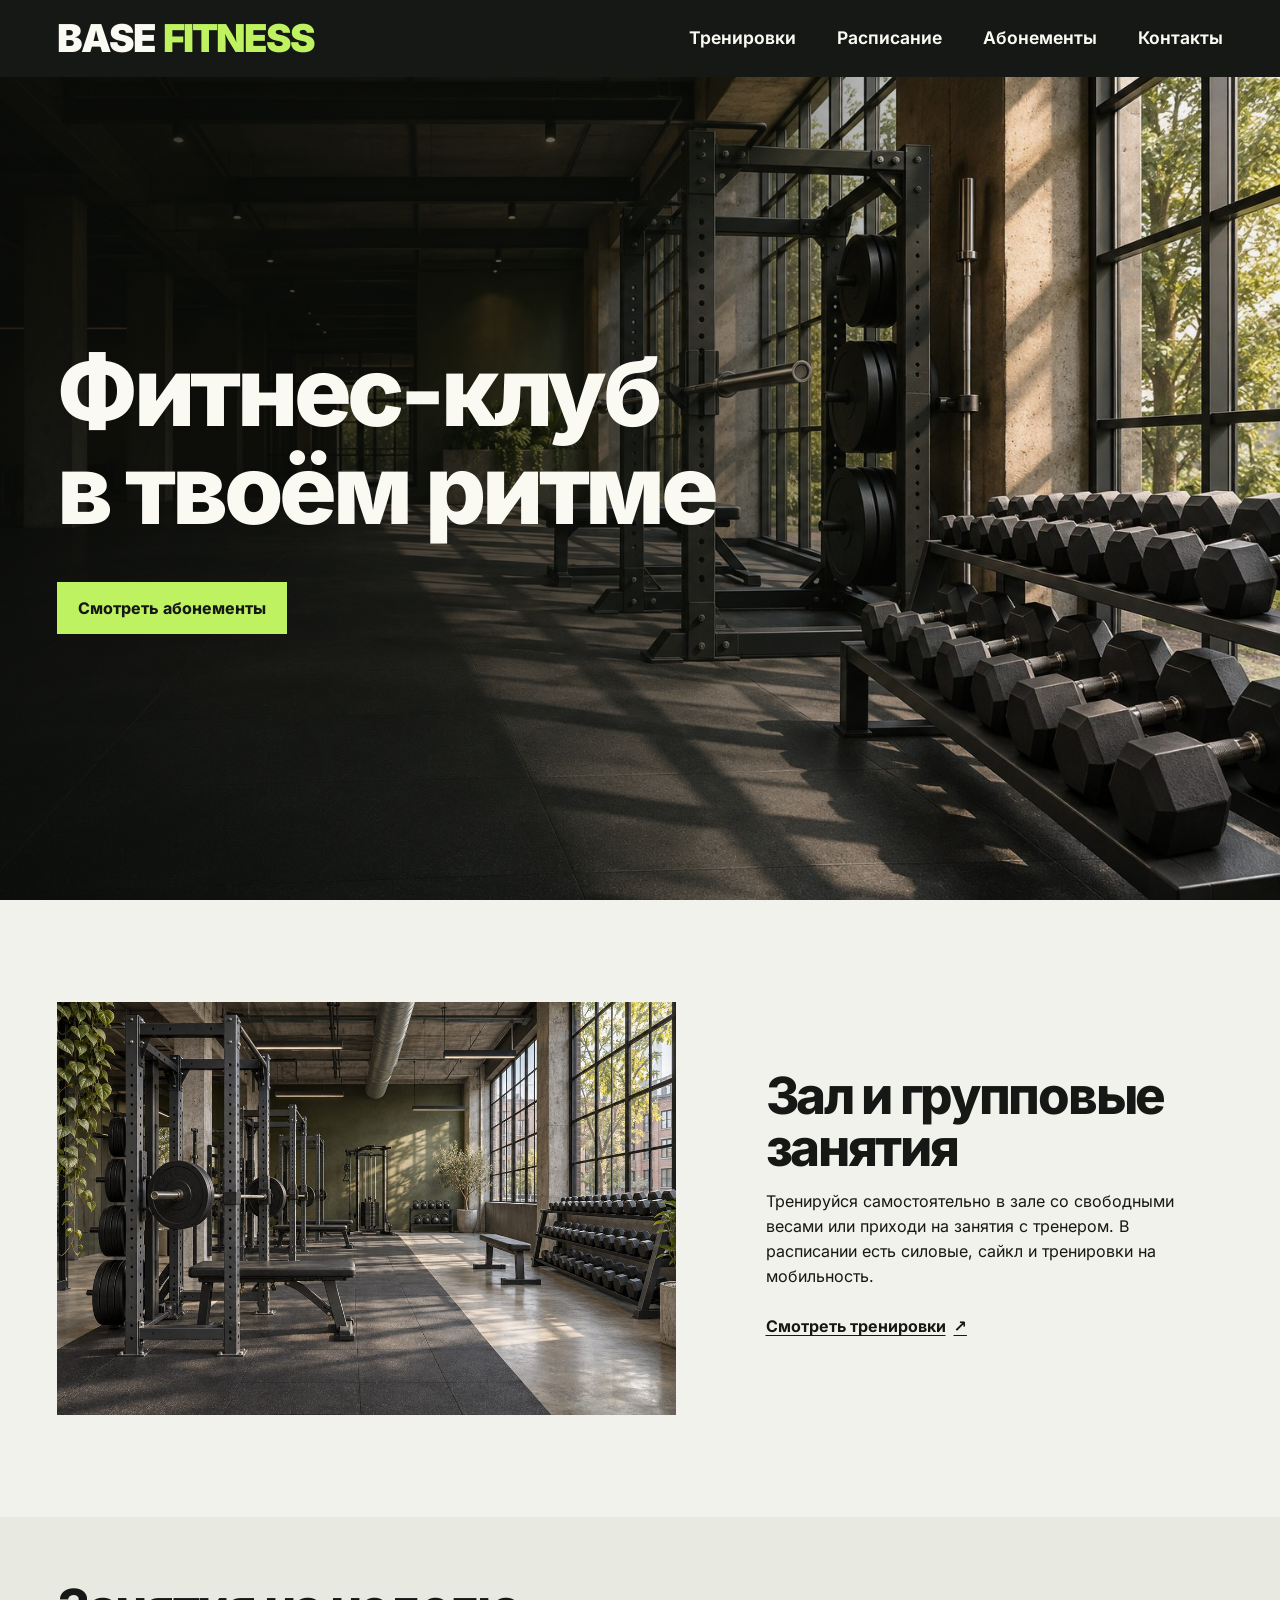
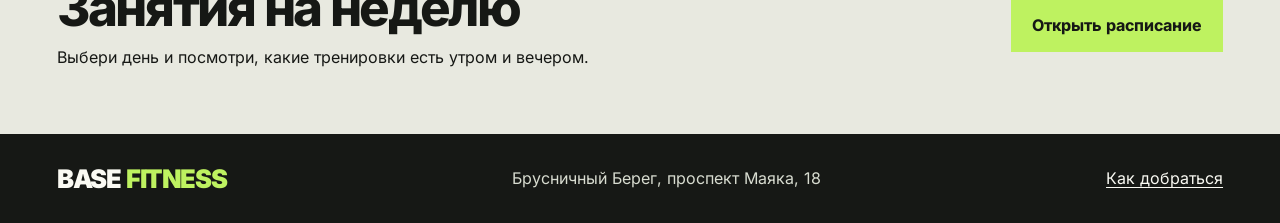
<file: index.html>
<!doctype html>
<html lang="ru">
<head>
  <meta charset="utf-8">
  <meta name="viewport" content="width=device-width, initial-scale=1">
  <title>Base Fitness — фитнес-клуб в твоём ритме</title>
  <meta name="description" content="Тренажёрный зал, кардио и групповые занятия в Base Fitness. Расписание, цены и условия абонементов.">
  <meta name="theme-color" content="#161815">
  <meta property="og:title" content="Base Fitness — фитнес-клуб в твоём ритме">
  <meta property="og:description" content="Тренажёрный зал, кардио и групповые занятия в Base Fitness. Расписание, цены и условия абонементов.">
  <meta property="og:type" content="website">
  <link rel="icon" href="assets/icon.png" type="image/png">
  <link rel="stylesheet" href="style.css">
  <script src="site.js" defer></script>

</head>
<body>
  <a class="skip" href="#main">К содержанию</a>
  <header class="site-header">
    <div class="wrap masthead">
      <a class="brand" href="index.html">BASE <span>FITNESS</span></a>
      <button class="nav-toggle" type="button" aria-controls="site-nav" aria-expanded="false" hidden>Меню</button>
      <nav id="site-nav" aria-label="Основная навигация">
        <a href="workouts.html">Тренировки</a>
        <a href="schedule.html">Расписание</a>
        <a href="memberships.html">Абонементы</a>
        <a href="contacts.html">Контакты</a>
      </nav>
    </div>
  </header>
  <main id="main" tabindex="-1">
    <section class="home-hero" aria-labelledby="hero-title" data-enter>
      <img src="assets/hero.jpg" width="1536" height="1024" alt="" fetchpriority="high">
      <div class="hero-shade"></div>
      <div class="wrap hero-copy">
        <h1 id="hero-title">Фитнес-клуб<br>в твоём ритме</h1>
        <a class="button" href="memberships.html">Смотреть абонементы</a>
      </div>
    </section>

    <section class="wrap home-intro" aria-labelledby="club-title">
      <img src="assets/gym.jpg" width="1200" height="800" alt="Тренажёрный зал со стойками, свободными весами и большими окнами" loading="lazy">
      <div class="intro-copy">
        <h2 id="club-title">Зал и групповые занятия</h2>
        <p>Тренируйся самостоятельно в зале со свободными весами или приходи на занятия с тренером. В расписании есть силовые, сайкл и тренировки на мобильность.</p>
        <a class="text-link" href="workouts.html">Смотреть тренировки <span aria-hidden="true">↗</span></a>
      </div>
    </section>

    <section class="home-strip" aria-labelledby="today-title">
      <div class="wrap callout">
        <div>
          <h2 id="today-title">Занятия на неделю</h2>
          <p>Выбери день и посмотри, какие тренировки есть утром и вечером.</p>
        </div>
        <a class="button" href="schedule.html">Открыть расписание</a>
      </div>
    </section>
  </main>
  <footer class="site-footer">
    <div class="wrap footer-grid">
      <a class="brand" href="index.html">BASE <span>FITNESS</span></a>
      <p>Брусничный Берег, проспект Маяка, 18</p>
      <a href="contacts.html">Как добраться</a>

    </div>
  </footer>
</body>
</html>
</file>
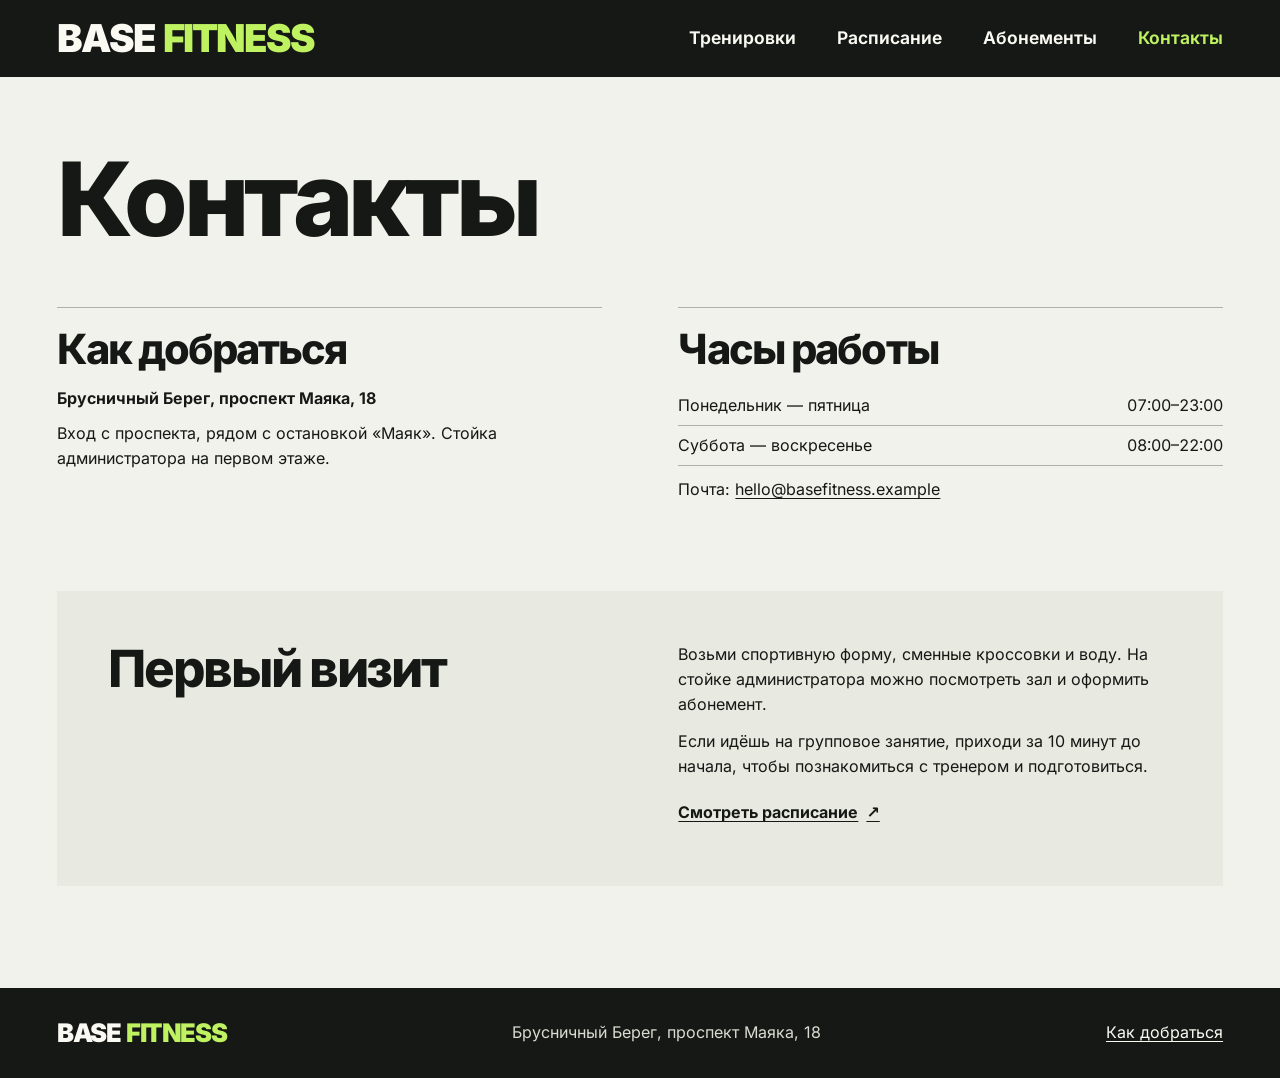
<file: contacts.html>
<!doctype html>
<html lang="ru">
<head>
  <meta charset="utf-8">
  <meta name="viewport" content="width=device-width, initial-scale=1">
  <title>Контакты и первый визит — Base Fitness</title>
  <meta name="description" content="Адрес и часы работы фитнес-клуба Base Fitness. Что взять с собой и как оформить абонемент.">
  <meta name="theme-color" content="#161815">
  <meta property="og:title" content="Контакты и первый визит — Base Fitness">
  <meta property="og:description" content="Адрес и часы работы фитнес-клуба Base Fitness. Что взять с собой и как оформить абонемент.">
  <meta property="og:type" content="website">
  <link rel="icon" href="assets/icon.png" type="image/png">
  <link rel="stylesheet" href="style.css">
  <script src="site.js" defer></script>

</head>
<body>
  <a class="skip" href="#main">К содержанию</a>
  <header class="site-header">
    <div class="wrap masthead">
      <a class="brand" href="index.html">BASE <span>FITNESS</span></a>
      <button class="nav-toggle" type="button" aria-controls="site-nav" aria-expanded="false" hidden>Меню</button>
      <nav id="site-nav" aria-label="Основная навигация">
        <a href="workouts.html">Тренировки</a>
        <a href="schedule.html">Расписание</a>
        <a href="memberships.html">Абонементы</a>
        <a href="contacts.html" aria-current="page">Контакты</a>
      </nav>
    </div>
  </header>
  <main id="main" tabindex="-1">
    <div class="wrap page-content">
      <header class="page-heading"><h1>Контакты</h1></header>
      <div class="contact-grid">
        <section aria-labelledby="visit-title">
          <h2 id="visit-title">Как добраться</h2>
          <address>Брусничный Берег, проспект Маяка, 18</address>
          <p>Вход с проспекта, рядом с остановкой «Маяк». Стойка администратора на первом этаже.</p>
        </section>
        <section aria-labelledby="hours-title">
          <h2 id="hours-title">Часы работы</h2>
          <dl class="hours">
            <div><dt>Понедельник — пятница</dt><dd>07:00–23:00</dd></div>
            <div><dt>Суббота — воскресенье</dt><dd>08:00–22:00</dd></div>
          </dl>
          <p>Почта: <a href="mailto:hello@basefitness.example">hello@basefitness.example</a></p>
        </section>
      </div>
      <section class="first-visit" id="first-visit" aria-labelledby="first-visit-title">
        <h2 id="first-visit-title">Первый визит</h2>
        <div>
          <p>Возьми спортивную форму, сменные кроссовки и воду. На стойке администратора можно посмотреть зал и оформить абонемент.</p>
          <p>Если идёшь на групповое занятие, приходи за 10 минут до начала, чтобы познакомиться с тренером и подготовиться.</p>
          <a class="text-link" href="schedule.html">Смотреть расписание <span aria-hidden="true">↗</span></a>
        </div>
      </section>
    </div>
  </main>
  <footer class="site-footer">
    <div class="wrap footer-grid">
      <a class="brand" href="index.html">BASE <span>FITNESS</span></a>
      <p>Брусничный Берег, проспект Маяка, 18</p>
      <a href="contacts.html">Как добраться</a>

    </div>
  </footer>
</body>
</html>
</file>
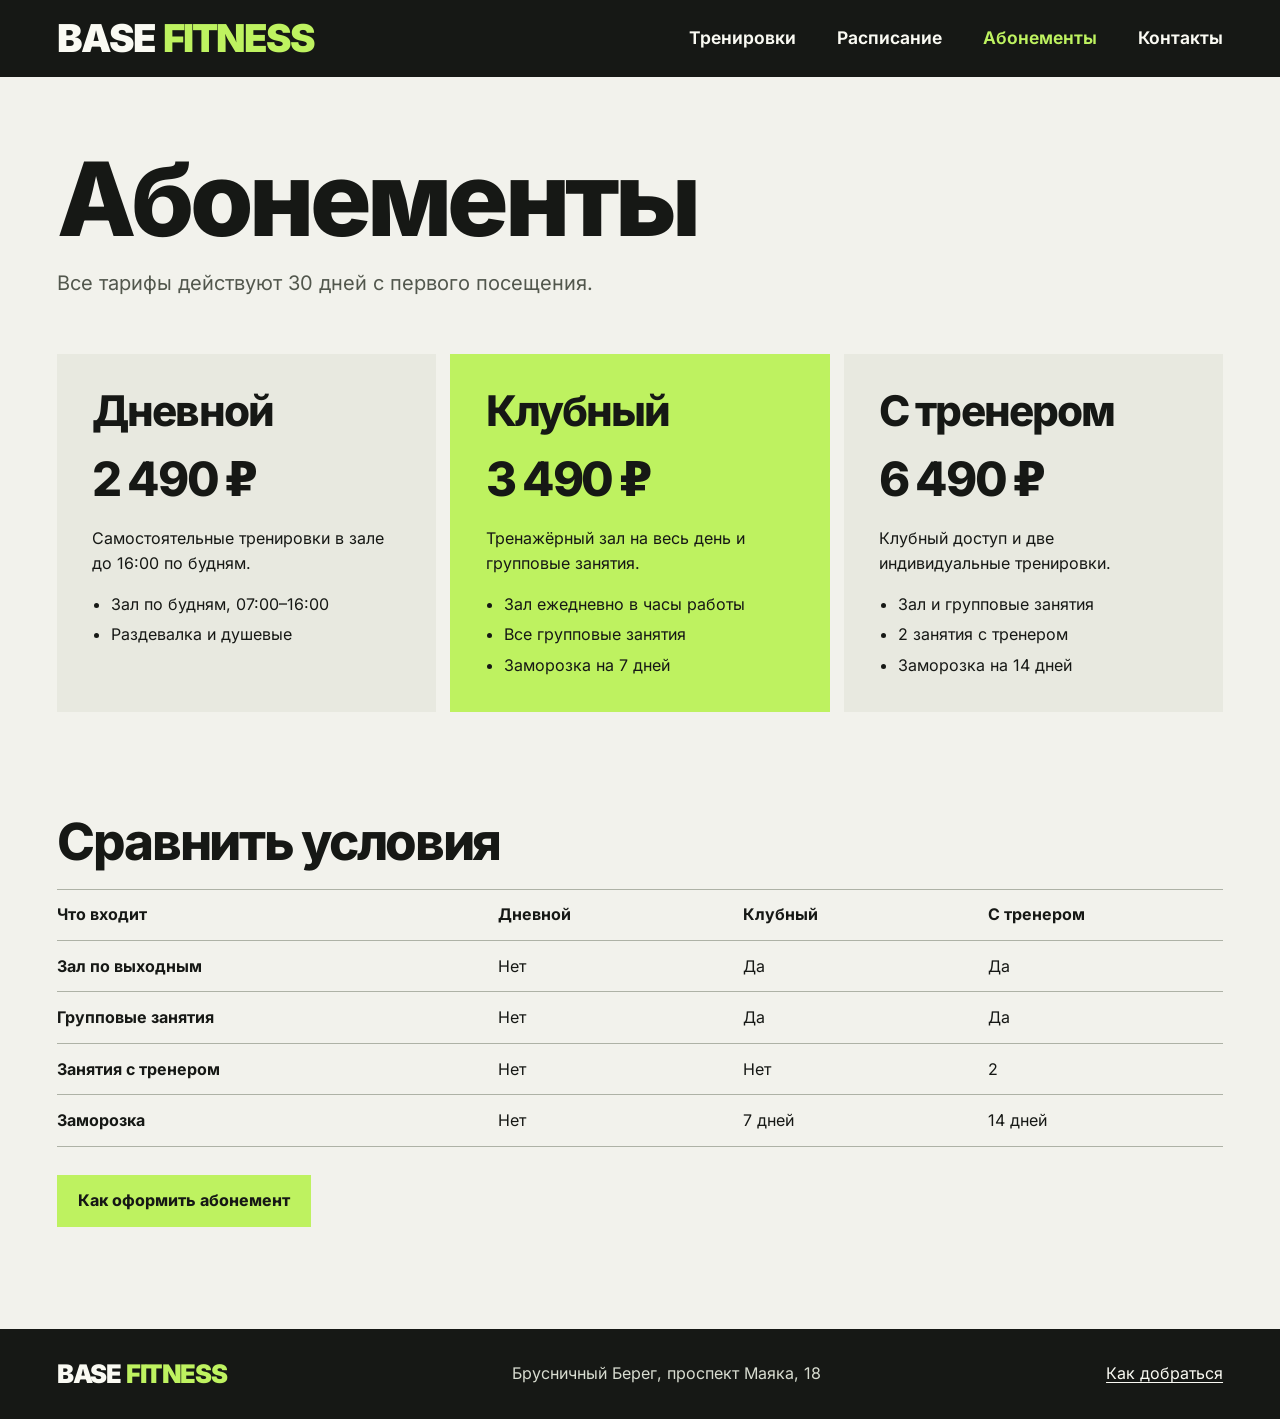
<file: memberships.html>
<!doctype html>
<html lang="ru">
<head>
  <meta charset="utf-8">
  <meta name="viewport" content="width=device-width, initial-scale=1">
  <title>Абонементы и цены — Base Fitness</title>
  <meta name="description" content="Три месячных абонемента Base Fitness. Сравните стоимость, групповые и индивидуальные занятия.">
  <meta name="theme-color" content="#161815">
  <meta property="og:title" content="Абонементы и цены — Base Fitness">
  <meta property="og:description" content="Три месячных абонемента Base Fitness. Сравните стоимость, групповые и индивидуальные занятия.">
  <meta property="og:type" content="website">
  <link rel="icon" href="assets/icon.png" type="image/png">
  <link rel="stylesheet" href="style.css">
  <script src="site.js" defer></script>

</head>
<body>
  <a class="skip" href="#main">К содержанию</a>
  <header class="site-header">
    <div class="wrap masthead">
      <a class="brand" href="index.html">BASE <span>FITNESS</span></a>
      <button class="nav-toggle" type="button" aria-controls="site-nav" aria-expanded="false" hidden>Меню</button>
      <nav id="site-nav" aria-label="Основная навигация">
        <a href="workouts.html">Тренировки</a>
        <a href="schedule.html">Расписание</a>
        <a href="memberships.html" aria-current="page">Абонементы</a>
        <a href="contacts.html">Контакты</a>
      </nav>
    </div>
  </header>
  <main id="main" tabindex="-1">
    <div class="wrap page-content">
      <header class="page-heading">
        <h1>Абонементы</h1>
        <p>Все тарифы действуют 30 дней с первого посещения.</p>
      </header>
      <div class="plans">
        <article class="plan">
          <h2>Дневной</h2>
          <p class="price">2 490 ₽</p>
          <p>Самостоятельные тренировки в зале до 16:00 по будням.</p>
          <ul><li>Зал по будням, 07:00–16:00</li><li>Раздевалка и душевые</li></ul>
        </article>
        <article class="plan plan-featured">
          <h2>Клубный</h2>
          <p class="price">3 490 ₽</p>
          <p>Тренажёрный зал на весь день и групповые занятия.</p>
          <ul><li>Зал ежедневно в часы работы</li><li>Все групповые занятия</li><li>Заморозка на 7 дней</li></ul>
        </article>
        <article class="plan">
          <h2>С тренером</h2>
          <p class="price">6 490 ₽</p>
          <p>Клубный доступ и две индивидуальные тренировки.</p>
          <ul><li>Зал и групповые занятия</li><li>2 занятия с тренером</li><li>Заморозка на 14 дней</li></ul>
        </article>
      </div>
      <section class="compare" aria-labelledby="compare-title">
        <h2 id="compare-title">Сравнить условия</h2>
        <table>
          <thead><tr><th scope="col">Что входит</th><th scope="col">Дневной</th><th scope="col">Клубный</th><th scope="col">С тренером</th></tr></thead>
          <tbody>
            <tr><th scope="row">Зал по выходным</th><td>Нет</td><td>Да</td><td>Да</td></tr>
            <tr><th scope="row">Групповые занятия</th><td>Нет</td><td>Да</td><td>Да</td></tr>
            <tr><th scope="row">Занятия с тренером</th><td>Нет</td><td>Нет</td><td>2</td></tr>
            <tr><th scope="row">Заморозка</th><td>Нет</td><td>7 дней</td><td>14 дней</td></tr>
          </tbody>
        </table>
        <a class="button" href="contacts.html#first-visit">Как оформить абонемент</a>
      </section>
    </div>
  </main>
  <footer class="site-footer">
    <div class="wrap footer-grid">
      <a class="brand" href="index.html">BASE <span>FITNESS</span></a>
      <p>Брусничный Берег, проспект Маяка, 18</p>
      <a href="contacts.html">Как добраться</a>

    </div>
  </footer>
</body>
</html>
</file>
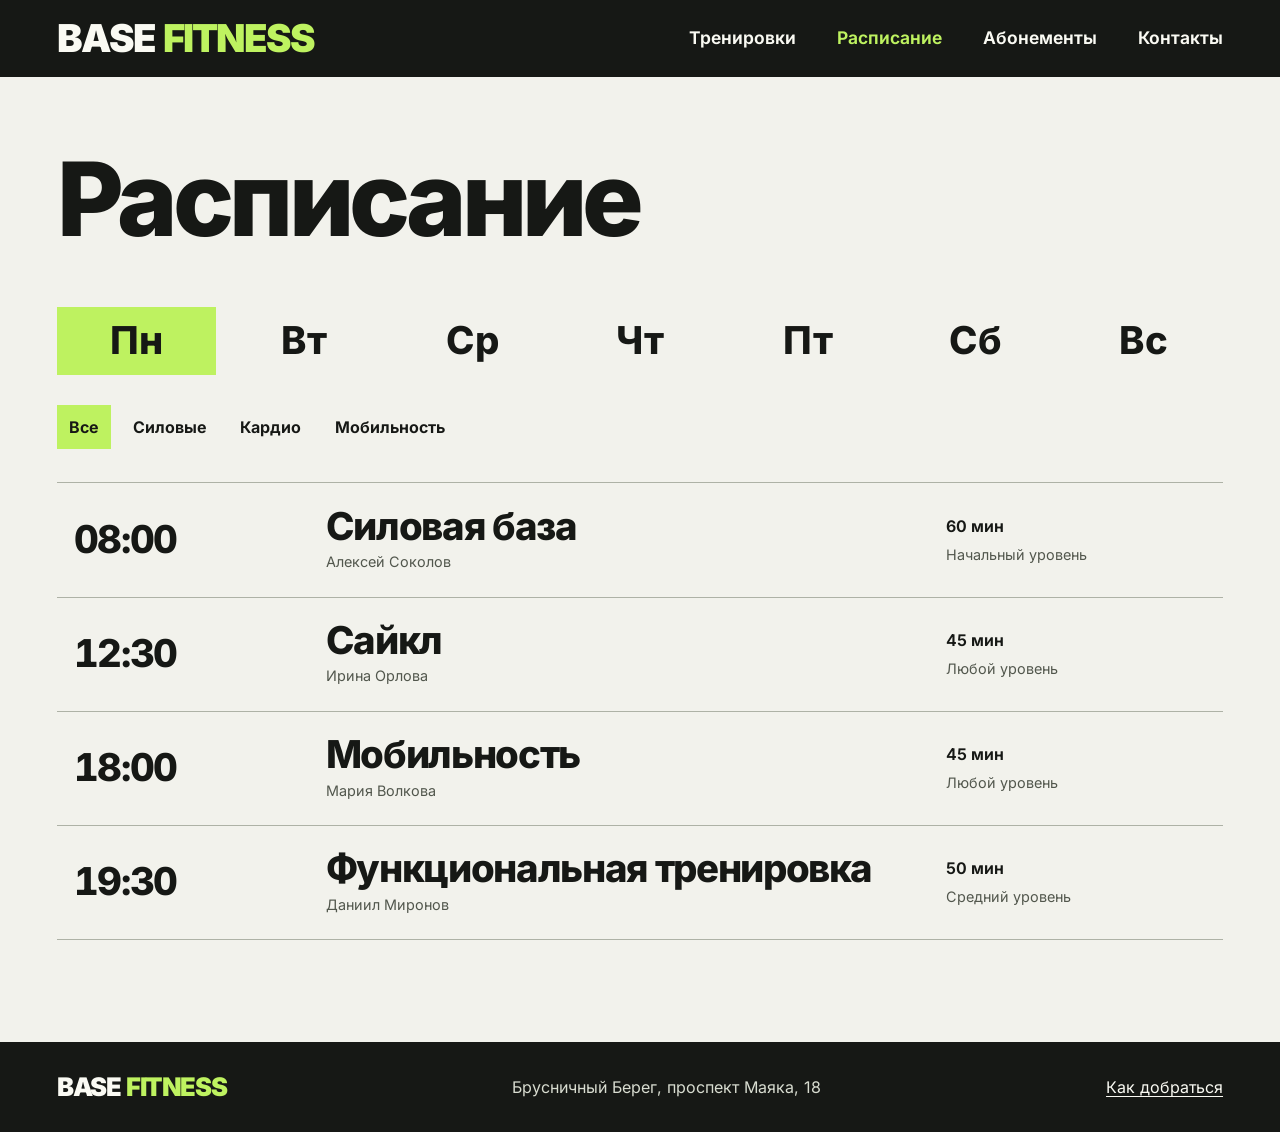
<file: schedule.html>
<!doctype html>
<html lang="ru">
<head>
  <meta charset="utf-8">
  <meta name="viewport" content="width=device-width, initial-scale=1">
  <title>Расписание занятий — Base Fitness</title>
  <meta name="description" content="Групповые тренировки на неделю. Фильтры по дням и направлениям, время, тренеры и длительность занятий.">
  <meta name="theme-color" content="#161815">
  <meta property="og:title" content="Расписание занятий — Base Fitness">
  <meta property="og:description" content="Групповые тренировки на неделю. Фильтры по дням и направлениям, время, тренеры и длительность занятий.">
  <meta property="og:type" content="website">
  <link rel="icon" href="assets/icon.png" type="image/png">
  <link rel="stylesheet" href="style.css">
  <script src="site.js" defer></script>
  <script src="schedule.js" defer></script>
</head>
<body>
  <a class="skip" href="#main">К содержанию</a>
  <header class="site-header">
    <div class="wrap masthead">
      <a class="brand" href="index.html">BASE <span>FITNESS</span></a>
      <button class="nav-toggle" type="button" aria-controls="site-nav" aria-expanded="false" hidden>Меню</button>
      <nav id="site-nav" aria-label="Основная навигация">
        <a href="workouts.html">Тренировки</a>
        <a href="schedule.html" aria-current="page">Расписание</a>
        <a href="memberships.html">Абонементы</a>
        <a href="contacts.html">Контакты</a>
      </nav>
    </div>
  </header>
  <main id="main" tabindex="-1">
    <section class="wrap page-content schedule" aria-labelledby="schedule-title">
      <header class="page-heading"><h1 id="schedule-title">Расписание</h1></header>
      <form class="schedule-filters" aria-label="Фильтры расписания" hidden>
        <fieldset class="filter-set day-options">
          <legend class="visually-hidden">День недели</legend>
          <label class="filter"><input type="radio" name="day" value="mon" aria-label="Понедельник" checked><span>Пн</span></label>
          <label class="filter"><input type="radio" name="day" value="tue" aria-label="Вторник"><span>Вт</span></label>
          <label class="filter"><input type="radio" name="day" value="wed" aria-label="Среда"><span>Ср</span></label>
          <label class="filter"><input type="radio" name="day" value="thu" aria-label="Четверг"><span>Чт</span></label>
          <label class="filter"><input type="radio" name="day" value="fri" aria-label="Пятница"><span>Пт</span></label>
          <label class="filter"><input type="radio" name="day" value="sat" aria-label="Суббота"><span>Сб</span></label>
          <label class="filter"><input type="radio" name="day" value="sun" aria-label="Воскресенье"><span>Вс</span></label>
        </fieldset>
        <fieldset class="filter-set category-options">
          <legend class="visually-hidden">Направление</legend>
          <label class="filter"><input type="radio" name="category" value="all" checked><span>Все</span></label>
          <label class="filter"><input type="radio" name="category" value="strength"><span>Силовые</span></label>
          <label class="filter"><input type="radio" name="category" value="cardio"><span>Кардио</span></label>
          <label class="filter"><input type="radio" name="category" value="mobility"><span>Мобильность</span></label>
        </fieldset>
      </form>
      <p class="visually-hidden" role="status" data-schedule-status></p>
      <div class="schedule-list">
        <section class="schedule-day" data-day="mon" aria-labelledby="day-mon">
          <h2 id="day-mon">Понедельник</h2>
          <ul class="sessions">
            <li data-category="strength">
              <time datetime="08:00">08:00</time>
              <div class="session-name"><h3>Силовая база</h3><p>Алексей Соколов</p></div>
              <div class="session-details"><p>60 мин</p><p>Начальный уровень</p></div>
            </li>
            <li data-category="cardio">
              <time datetime="12:30">12:30</time>
              <div class="session-name"><h3>Сайкл</h3><p>Ирина Орлова</p></div>
              <div class="session-details"><p>45 мин</p><p>Любой уровень</p></div>
            </li>
            <li data-category="mobility">
              <time datetime="18:00">18:00</time>
              <div class="session-name"><h3>Мобильность</h3><p>Мария Волкова</p></div>
              <div class="session-details"><p>45 мин</p><p>Любой уровень</p></div>
            </li>
            <li data-category="strength">
              <time datetime="19:30">19:30</time>
              <div class="session-name"><h3>Функциональная тренировка</h3><p>Даниил Миронов</p></div>
              <div class="session-details"><p>50 мин</p><p>Средний уровень</p></div>
            </li>
          </ul>
        </section>
        <section class="schedule-day" data-day="tue" aria-labelledby="day-tue">
          <h2 id="day-tue">Вторник</h2>
          <ul class="sessions">
            <li data-category="mobility">
              <time datetime="09:00">09:00</time>
              <div class="session-name"><h3>Мобильность</h3><p>Мария Волкова</p></div>
              <div class="session-details"><p>45 мин</p><p>Любой уровень</p></div>
            </li>
            <li data-category="strength">
              <time datetime="13:00">13:00</time>
              <div class="session-name"><h3>Силовая база</h3><p>Алексей Соколов</p></div>
              <div class="session-details"><p>60 мин</p><p>Начальный уровень</p></div>
            </li>
            <li data-category="cardio">
              <time datetime="19:00">19:00</time>
              <div class="session-name"><h3>Сайкл</h3><p>Ирина Орлова</p></div>
              <div class="session-details"><p>45 мин</p><p>Любой уровень</p></div>
            </li>
          </ul>
        </section>
        <section class="schedule-day" data-day="wed" aria-labelledby="day-wed">
          <h2 id="day-wed">Среда</h2>
          <ul class="sessions">
            <li data-category="cardio">
              <time datetime="08:00">08:00</time>
              <div class="session-name"><h3>Сайкл</h3><p>Ирина Орлова</p></div>
              <div class="session-details"><p>45 мин</p><p>Любой уровень</p></div>
            </li>
            <li data-category="mobility">
              <time datetime="12:00">12:00</time>
              <div class="session-name"><h3>Мобильность</h3><p>Мария Волкова</p></div>
              <div class="session-details"><p>45 мин</p><p>Любой уровень</p></div>
            </li>
            <li data-category="strength">
              <time datetime="18:30">18:30</time>
              <div class="session-name"><h3>Силовая база</h3><p>Алексей Соколов</p></div>
              <div class="session-details"><p>60 мин</p><p>Начальный уровень</p></div>
            </li>
            <li data-category="strength">
              <time datetime="20:00">20:00</time>
              <div class="session-name"><h3>Функциональная тренировка</h3><p>Даниил Миронов</p></div>
              <div class="session-details"><p>50 мин</p><p>Средний уровень</p></div>
            </li>
          </ul>
        </section>
        <section class="schedule-day" data-day="thu" aria-labelledby="day-thu">
          <h2 id="day-thu">Четверг</h2>
          <ul class="sessions">
            <li data-category="strength">
              <time datetime="09:00">09:00</time>
              <div class="session-name"><h3>Силовая база</h3><p>Алексей Соколов</p></div>
              <div class="session-details"><p>60 мин</p><p>Начальный уровень</p></div>
            </li>
            <li data-category="cardio">
              <time datetime="13:00">13:00</time>
              <div class="session-name"><h3>Сайкл</h3><p>Ирина Орлова</p></div>
              <div class="session-details"><p>45 мин</p><p>Любой уровень</p></div>
            </li>
            <li data-category="mobility">
              <time datetime="19:30">19:30</time>
              <div class="session-name"><h3>Мобильность</h3><p>Мария Волкова</p></div>
              <div class="session-details"><p>45 мин</p><p>Любой уровень</p></div>
            </li>
          </ul>
        </section>
        <section class="schedule-day" data-day="fri" aria-labelledby="day-fri">
          <h2 id="day-fri">Пятница</h2>
          <ul class="sessions">
            <li data-category="strength">
              <time datetime="08:00">08:00</time>
              <div class="session-name"><h3>Силовая база</h3><p>Алексей Соколов</p></div>
              <div class="session-details"><p>60 мин</p><p>Начальный уровень</p></div>
            </li>
            <li data-category="cardio">
              <time datetime="12:30">12:30</time>
              <div class="session-name"><h3>Сайкл</h3><p>Ирина Орлова</p></div>
              <div class="session-details"><p>45 мин</p><p>Любой уровень</p></div>
            </li>
            <li data-category="strength">
              <time datetime="18:30">18:30</time>
              <div class="session-name"><h3>Функциональная тренировка</h3><p>Даниил Миронов</p></div>
              <div class="session-details"><p>50 мин</p><p>Средний уровень</p></div>
            </li>
          </ul>
        </section>
        <section class="schedule-day" data-day="sat" aria-labelledby="day-sat">
          <h2 id="day-sat">Суббота</h2>
          <ul class="sessions">
            <li data-category="mobility">
              <time datetime="10:00">10:00</time>
              <div class="session-name"><h3>Мобильность</h3><p>Мария Волкова</p></div>
              <div class="session-details"><p>45 мин</p><p>Любой уровень</p></div>
            </li>
            <li data-category="cardio">
              <time datetime="12:00">12:00</time>
              <div class="session-name"><h3>Сайкл</h3><p>Ирина Орлова</p></div>
              <div class="session-details"><p>45 мин</p><p>Любой уровень</p></div>
            </li>
            <li data-category="strength">
              <time datetime="15:00">15:00</time>
              <div class="session-name"><h3>Силовая база</h3><p>Алексей Соколов</p></div>
              <div class="session-details"><p>60 мин</p><p>Начальный уровень</p></div>
            </li>
          </ul>
        </section>
        <section class="schedule-day" data-day="sun" aria-labelledby="day-sun">
          <h2 id="day-sun">Воскресенье</h2>
          <ul class="sessions">
            <li data-category="mobility">
              <time datetime="10:00">10:00</time>
              <div class="session-name"><h3>Мобильность</h3><p>Мария Волкова</p></div>
              <div class="session-details"><p>45 мин</p><p>Любой уровень</p></div>
            </li>
            <li data-category="strength">
              <time datetime="12:00">12:00</time>
              <div class="session-name"><h3>Силовая база</h3><p>Алексей Соколов</p></div>
              <div class="session-details"><p>60 мин</p><p>Начальный уровень</p></div>
            </li>
          </ul>
        </section>
      </div>
      <p class="empty-state" data-empty-schedule hidden>В этот день занятий по выбранному направлению нет. Выбери другой день или направление.</p>
    </section>
  </main>
  <footer class="site-footer">
    <div class="wrap footer-grid">
      <a class="brand" href="index.html">BASE <span>FITNESS</span></a>
      <p>Брусничный Берег, проспект Маяка, 18</p>
      <a href="contacts.html">Как добраться</a>

    </div>
  </footer>
</body>
</html>
</file>
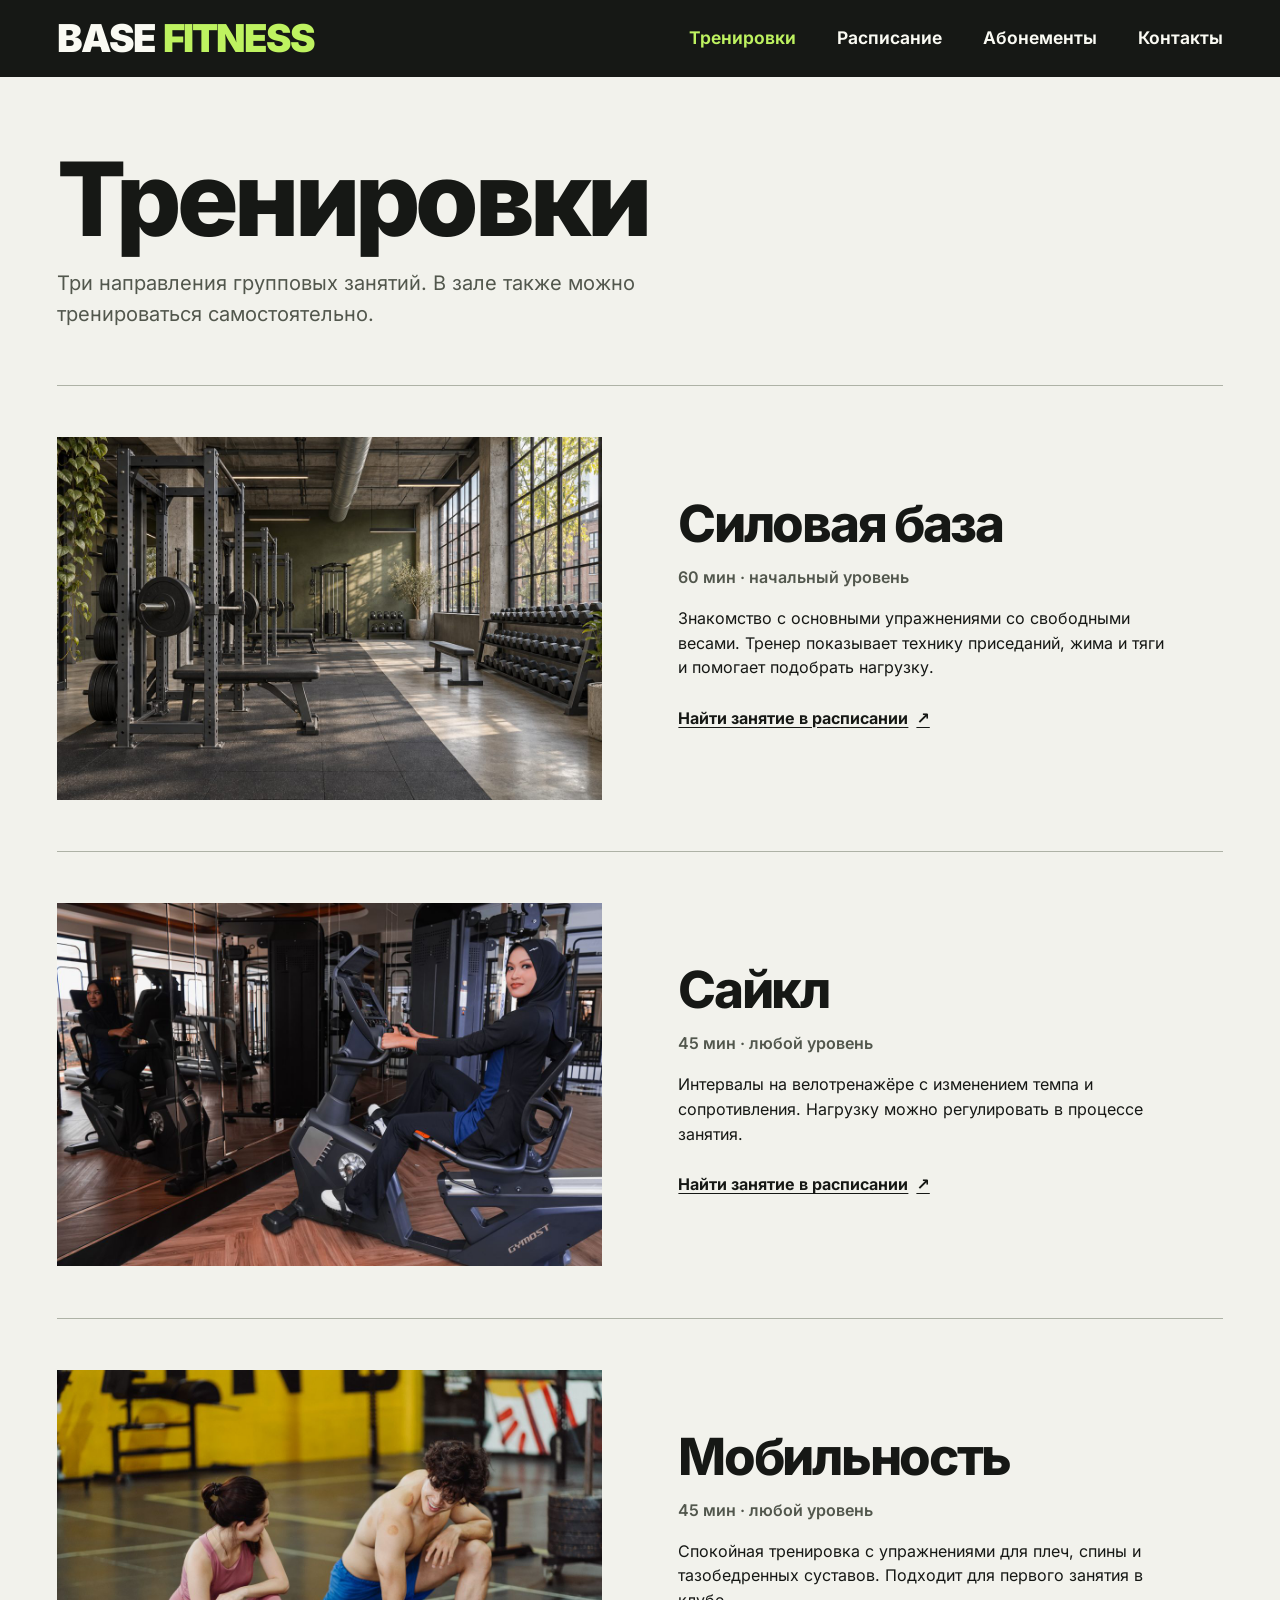
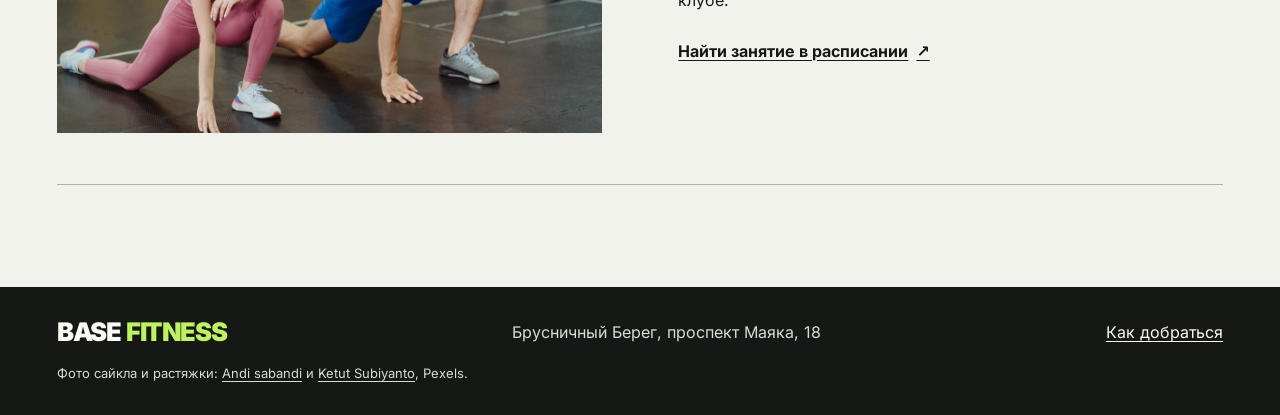
<file: workouts.html>
<!doctype html>
<html lang="ru">
<head>
  <meta charset="utf-8">
  <meta name="viewport" content="width=device-width, initial-scale=1">
  <title>Тренировки — Base Fitness</title>
  <meta name="description" content="Силовая база, сайкл и мобильность в Base Fitness. Описание занятий, длительность и уровень подготовки.">
  <meta name="theme-color" content="#161815">
  <meta property="og:title" content="Тренировки — Base Fitness">
  <meta property="og:description" content="Силовая база, сайкл и мобильность в Base Fitness. Описание занятий, длительность и уровень подготовки.">
  <meta property="og:type" content="website">
  <link rel="icon" href="assets/icon.png" type="image/png">
  <link rel="stylesheet" href="style.css">
  <script src="site.js" defer></script>

</head>
<body>
  <a class="skip" href="#main">К содержанию</a>
  <header class="site-header">
    <div class="wrap masthead">
      <a class="brand" href="index.html">BASE <span>FITNESS</span></a>
      <button class="nav-toggle" type="button" aria-controls="site-nav" aria-expanded="false" hidden>Меню</button>
      <nav id="site-nav" aria-label="Основная навигация">
        <a href="workouts.html" aria-current="page">Тренировки</a>
        <a href="schedule.html">Расписание</a>
        <a href="memberships.html">Абонементы</a>
        <a href="contacts.html">Контакты</a>
      </nav>
    </div>
  </header>
  <main id="main" tabindex="-1">
    <div class="wrap page-content">
      <header class="page-heading">
        <h1>Тренировки</h1>
        <p>Три направления групповых занятий. В зале также можно тренироваться самостоятельно.</p>
      </header>
      <div class="workouts">
        <section class="workout" aria-labelledby="title-strength">
          <img src="assets/gym.jpg" width="1200" height="800" alt="Стойки для силовых упражнений со штангой" loading="lazy">
          <div class="workout-copy">
            <h2 id="title-strength">Силовая база</h2>
            <p class="meta">60 мин · начальный уровень</p>
            <p>Знакомство с основными упражнениями со свободными весами. Тренер показывает технику приседаний, жима и тяги и помогает подобрать нагрузку.</p>
            <a class="text-link" href="schedule.html?category=strength">Найти занятие в расписании <span aria-hidden="true">↗</span></a>
          </div>
        </section>
        <section class="workout" aria-labelledby="title-cardio">
          <img src="assets/cycle.jpg" width="1200" height="800" alt="Спортсменка тренируется на велотренажёре" loading="lazy">
          <div class="workout-copy">
            <h2 id="title-cardio">Сайкл</h2>
            <p class="meta">45 мин · любой уровень</p>
            <p>Интервалы на велотренажёре с изменением темпа и сопротивления. Нагрузку можно регулировать в процессе занятия.</p>
            <a class="text-link" href="schedule.html?category=cardio">Найти занятие в расписании <span aria-hidden="true">↗</span></a>
          </div>
        </section>
        <section class="workout" aria-labelledby="title-mobility">
          <img src="assets/mobility.jpg" width="1200" height="800" alt="Двое спортсменов выполняют упражнения на растяжку" loading="lazy">
          <div class="workout-copy">
            <h2 id="title-mobility">Мобильность</h2>
            <p class="meta">45 мин · любой уровень</p>
            <p>Спокойная тренировка с упражнениями для плеч, спины и тазобедренных суставов. Подходит для первого занятия в клубе.</p>
            <a class="text-link" href="schedule.html?category=mobility">Найти занятие в расписании <span aria-hidden="true">↗</span></a>
          </div>
        </section>
      </div>
    </div>
  </main>
  <footer class="site-footer">
    <div class="wrap footer-grid">
      <a class="brand" href="index.html">BASE <span>FITNESS</span></a>
      <p>Брусничный Берег, проспект Маяка, 18</p>
      <a href="contacts.html">Как добраться</a>
      <p class="photo-credit">Фото сайкла и растяжки: <a href="https://www.pexels.com/photo/woman-exercising-on-stationary-bike-in-gym-40439150/">Andi sabandi</a> и <a href="https://www.pexels.com/photo/two-people-stretching-at-the-gym-4854279/">Ketut Subiyanto</a>, Pexels.</p>
    </div>
  </footer>
</body>
</html>
</file>
<file: style.css>
@font-face {
  font-family: Inter;
  src: url("assets/inter-cyrillic.woff2") format("woff2");
  font-style: normal;
  font-weight: 400 900;
  font-display: swap;
  unicode-range: U+0301, U+0400-045F, U+0490-0491, U+04B0-04B1, U+2116;
}
@font-face {
  font-family: Inter;
  src: url("assets/inter-latin.woff2") format("woff2");
  font-style: normal;
  font-weight: 400 900;
  font-display: swap;
  unicode-range: U+0000-00FF, U+0131, U+0152-0153, U+02BB-02BC, U+02C6, U+02DA, U+02DC, U+0304, U+0308, U+0329, U+2000-206F, U+20AC, U+2122, U+2191, U+2193, U+2212, U+2215, U+FEFF, U+FFFD;
}

:root {
  color-scheme: light;
  --paper: #f2f2ec;
  --surface: #e8e9e0;
  --ink: #161815;
  --muted: #52574d;
  --line: #aeb2a6;
  --green: #bef260;
  --white: #fafaf3;
  --gutter: clamp(1.25rem, 4.45vw, 4.5rem);
  --heading: clamp(2.65rem, 8vw, 7.25rem);
  --section-space: clamp(3.25rem, 8vw, 7.5rem);
}

*, *::before, *::after { box-sizing: border-box; }
[hidden] { display: none !important; }
body { display: flex; flex-direction: column; min-height: 100svh; margin: 0; background: var(--paper); color: var(--ink); font: 1rem/1.55 "Inter", system-ui, sans-serif; }
h1, h2, h3, p, ul, dl, dd { margin: 0; }
h1, h2, h3 { line-height: 1.02; letter-spacing: -.045em; text-wrap: balance; }
h1 { font-size: var(--heading); font-weight: 820; }
h2 { font-size: clamp(2rem, 4vw, 4rem); font-weight: 780; }
h3 { font-weight: 750; }
img { display: block; width: 100%; height: auto; }
a { color: inherit; text-underline-offset: .2em; }
button, input { font: inherit; }
:focus-visible { outline: 2px solid currentColor; outline-offset: 4px; }
.wrap { width: min(100% - 2 * var(--gutter), 90rem); margin-inline: auto; }
.visually-hidden {
  position: absolute;
  width: 1px;
  height: 1px;
  overflow: hidden;
  clip-path: inset(50%);
  white-space: nowrap;
}
.skip { position: fixed; z-index: 5; inset: .5rem auto auto var(--gutter); clip-path: inset(50%); background: var(--paper); padding: .65rem 1rem; }
.skip:focus { clip-path: none; }

.site-header, .site-footer { background: var(--ink); color: var(--white); }
.masthead { min-height: clamp(4.5rem, 6vw, 5.75rem); display: flex; align-items: center; justify-content: space-between; gap: 1rem; }
.brand { display: inline-block; flex-shrink: 0; font-size: clamp(1.25rem, 3vw, 2.75rem); line-height: 1; font-weight: 900; letter-spacing: -.055em; word-spacing: .08em; white-space: nowrap; text-decoration: none; }
.brand span, .site-header nav a[aria-current="page"], .site-header nav a:hover { color: var(--green); }
.site-header nav { display: flex; align-items: center; gap: clamp(.8rem, 3.2vw, 3.5rem); }
.site-header nav a { display: inline-flex; align-items: center; min-height: 44px; font-size: clamp(.875rem, 1.36vw, 1.18rem); font-weight: 650; text-decoration: none; }
.nav-toggle { display: none; min-height: 44px; color: var(--white); background: transparent; border: 1px solid #797e71; padding: .4rem .8rem; cursor: pointer; }
.nav-toggle[aria-expanded="true"] { color: var(--ink); background: var(--green); border-color: var(--green); }
.site-footer { padding-block: 2rem; }
.footer-grid { display: flex; flex-wrap: wrap; align-items: center; justify-content: space-between; gap: 1.1rem 2rem; }
.site-footer .brand { font-size: clamp(1.25rem, 2vw, 1.75rem); }
.site-footer p { color: #d8dcd0; }
.site-footer a:hover { color: var(--green); }
.site-footer .photo-credit { flex-basis: 100%; font-size: .8125rem; }
main { flex: 1; min-height: 68vh; }

.home-hero { position: relative; isolation: isolate; display: grid; align-items: center; min-height: calc(100svh - clamp(4.5rem, 6vw, 5.75rem)); overflow: clip; background: #252a23; color: var(--white); }
.home-hero > img, .hero-shade { position: absolute; inset: 0; width: 100%; height: 100%; z-index: -1; }
.home-hero > img { object-fit: cover; object-position: 68% center; }
.hero-shade { background: linear-gradient(90deg, rgb(10 12 9 / .86), rgb(13 16 12 / .58) 52%, rgb(12 13 11 / .04) 80%); }
.hero-copy { padding-block: 3rem; }
.hero-copy h1 { font-size: clamp(2.65rem, 7.5vw, 8.25rem); max-width: 13ch; }
.hero-copy .button { margin-top: clamp(1.5rem, 3.4vw, 3.75rem); }
.button { display: inline-flex; justify-content: center; align-items: center; min-height: 52px; padding: .8rem 1.3rem; background: var(--green); color: var(--ink); font-weight: 750; text-decoration: none; transition: background-color .15s ease, transform .15s ease; }
.button:hover { background: #a9e639; transform: translateY(-2px); }
.button:active { transform: translateY(1px); }
.home-hero .button:focus-visible { outline-color: var(--white); }
.text-link { display: inline-flex; gap: .5rem; align-items: center; min-height: 44px; font-weight: 690; }
.text-link:hover { text-decoration-thickness: 2px; }
.home-intro { display: grid; grid-template-columns: minmax(0, 1.15fr) minmax(0, .85fr); gap: clamp(1.75rem, 7vw, 7rem); align-items: center; padding-block: var(--section-space); }
.home-intro img, .workout img { object-fit: cover; aspect-ratio: 3 / 2; }
.intro-copy, .workout-copy { display: grid; justify-items: start; gap: 1rem; }
.intro-copy p, .workout-copy p { max-width: 49ch; }
.home-strip { background: var(--surface); }
.callout { display: flex; justify-content: space-between; align-items: center; gap: 1.5rem; padding-block: clamp(2.5rem, 5vw, 4.75rem); }
.callout p { margin-top: .7rem; }

.page-content { padding-block: clamp(2.6rem, 5.5vw, 5.25rem) var(--section-space); }
.page-heading { margin-bottom: clamp(2.1rem, 4.3vw, 4rem); }
.page-heading p { max-width: 53ch; margin-top: 1rem; font-size: clamp(1rem, 1.7vw, 1.25rem); color: var(--muted); }
.workout { display: grid; grid-template-columns: minmax(0, 1fr) minmax(0, 1fr); gap: clamp(1.5rem, 6vw, 6rem); align-items: center; padding-block: clamp(1.65rem, 4vw, 3.5rem); border-top: 1px solid var(--line); }
.workout:last-child { border-bottom: 1px solid var(--line); }
.workout .meta { color: var(--muted); font-weight: 600; }

.filter-set { margin: 0; padding: 0; border: 0; min-width: 0; }
.day-options { display: grid; grid-template-columns: repeat(7, minmax(0, 1fr)); gap: clamp(.15rem, .7vw, .65rem); }
.category-options { display: flex; flex-wrap: wrap; gap: .3rem .6rem; margin-top: clamp(1rem, 2.4vw, 2rem); }
.filter { position: relative; display: block; color: var(--ink); cursor: pointer; }
.filter input { position: absolute; width: 1px; height: 1px; opacity: 0; }
.filter span { display: flex; align-items: center; justify-content: center; min-height: 44px; padding-inline: .75rem; font-weight: 680; }
.day-options .filter span { min-height: clamp(44px, 5.3vw, 76px); padding: 0; font-size: clamp(1rem, 3vw, 2.75rem); font-weight: 775; }
.filter:hover span { background: var(--surface); }
.filter input:checked + span { background: var(--green); }
.filter input:focus-visible + span { outline: 2px solid var(--ink); outline-offset: -3px; }
.schedule-list { margin-top: clamp(1.35rem, 2.6vw, 2.5rem); }
.schedule:not([data-filtered]) .schedule-day + .schedule-day { margin-top: 3.5rem; }
.schedule-day > h2 { margin-bottom: 1.25rem; font-size: clamp(1.5rem, 3.25vw, 2.5rem); }
.schedule[data-filtered] .schedule-day > h2 { position: absolute; width: 1px; height: 1px; overflow: hidden; clip-path: inset(50%); }
.sessions { list-style: none; padding: 0; }
.sessions li { display: grid; grid-template-columns: minmax(4.25rem, 20%) minmax(0, 1fr) minmax(8.5rem, 23%); align-items: center; gap: clamp(.65rem, 2vw, 2rem); padding: clamp(.85rem, 1.8vw, 1.65rem) clamp(0rem, 1.3vw, 1.25rem); border-top: 1px solid var(--line); }
.schedule-day .sessions { border-bottom: 1px solid var(--line); }
.sessions time, .session-name h3 { font-size: clamp(1.15rem, 3vw, 2.7rem); font-weight: 790; line-height: 1.04; letter-spacing: -.035em; }
.sessions time { font-variant-numeric: tabular-nums; white-space: nowrap; }
.session-name h3 { text-wrap: initial; }
.session-name p, .session-details p:last-child { margin-top: .3rem; color: var(--muted); font-size: .9rem; }
.session-details p:first-child { font-weight: 650; }
.empty-state { border-block: 1px solid var(--line); padding-block: 1.4rem; }

.plans { display: grid; grid-template-columns: repeat(3, minmax(0, 1fr)); gap: .9rem; }
.plan { padding: clamp(1.25rem, 2.75vw, 2.5rem); background: var(--surface); }
.plan-featured { background: var(--green); }
.plan h2 { font-size: clamp(1.7rem, 3.3vw, 3rem); }
.price { margin-block: .65rem; font-size: clamp(1.8rem, 3.7vw, 3.6rem); font-weight: 790; letter-spacing: -.05em; }
.plan ul { margin-top: 1rem; padding-inline-start: 1.15rem; }
.plan li + li { margin-top: .35rem; }
.compare { margin-top: clamp(3rem, 8vw, 7rem); }
.compare table { margin-block: 1.35rem 1.75rem; width: 100%; border-collapse: collapse; text-align: left; }
.compare th, .compare td { border-bottom: 1px solid var(--line); padding: .8rem .6rem; }
.compare th:first-child { padding-left: 0; }
.compare thead { border-top: 1px solid var(--line); }
.compare :is(td, th):not(:first-child) { width: 21%; }

.contact-grid, .first-visit { display: grid; grid-template-columns: repeat(2, minmax(0, 1fr)); gap: clamp(1.75rem, 6vw, 6rem); }
.contact-grid > section { border-top: 1px solid var(--line); padding-top: 1.25rem; }
.contact-grid h2 { font-size: clamp(1.75rem, 3.25vw, 3rem); margin-bottom: 1rem; }
.contact-grid address { font-style: normal; font-weight: 680; }
.contact-grid p { margin-top: .65rem; }
.contact-grid a { overflow-wrap: anywhere; }
.hours div { display: flex; flex-wrap: wrap; justify-content: space-between; column-gap: 1rem; padding: .45rem 0; border-bottom: 1px solid var(--line); }
.hours dd { font-variant-numeric: tabular-nums; }
.first-visit { margin-top: clamp(3rem, 7vw, 6rem); background: var(--surface); padding: clamp(1.25rem, 4vw, 3.75rem); scroll-margin-top: 1rem; }
.first-visit p + p { margin-top: .75rem; }
.first-visit .text-link { margin-top: .75rem; }

@media (prefers-reduced-motion: no-preference) {
  @view-transition { navigation: auto; }
  ::view-transition-group(root) { animation-duration: .24s; }
  ::view-transition-old(root) { animation: page-leave .16s ease-in both; mix-blend-mode: normal; }
  ::view-transition-new(root) { animation: page-arrive .24s ease-out both; mix-blend-mode: normal; }
  [data-navigation-fallback] main { animation: page-arrive-local .24s ease-out both; }
  [data-enter] .hero-copy { animation: enter .64s cubic-bezier(.2,.65,.3,1) both; }
  .site-header nav a, .filter span, .nav-toggle { transition: color .16s ease, background-color .16s ease; }
  @keyframes page-leave { to { opacity: .42; } }
  @keyframes page-arrive { from { opacity: 0; } }
  @keyframes page-arrive-local { from { opacity: .55; } }
  @keyframes enter { from { opacity: 0; transform: translateY(16px); } }
}
@media (prefers-reduced-motion: reduce) {
  .button { transition: none; }
  .button:is(:hover, :active) { transform: none; }
}
@media (max-width: 740px) {
  .masthead { flex-wrap: wrap; }
  .site-header nav { width: 100%; flex-wrap: wrap; margin-bottom: .65rem; }
  .site-header[data-enhanced] .nav-toggle { display: inline-block; }
  .site-header[data-enhanced] .nav-toggle[aria-expanded="false"] + nav { display: none; }
  @media (prefers-reduced-motion: no-preference) {
    .site-header[data-enhanced] .nav-toggle[aria-expanded="true"] + nav { animation: enter .2s ease-out; }
  }
  .home-hero { align-items: end; }
  .home-hero > img { object-position: 83% center; }
  .hero-shade { background: linear-gradient(0deg, rgb(10 12 9 / .96), rgb(10 12 9 / .7) 34%, rgb(10 12 9 / .04) 75%); }
  .hero-copy { padding-bottom: clamp(2.5rem, 8vw, 4.25rem); }
  .home-intro, .workout, .contact-grid, .first-visit { grid-template-columns: 1fr; }
  .callout { display: grid; justify-items: start; }
  .plans { grid-template-columns: 1fr; }
  .footer-grid { align-items: flex-start; flex-direction: column; }
}
@media (max-width: 530px) {
  .sessions li { grid-template-columns: 3.35rem minmax(0,1fr); align-items: start; padding-inline: 0; }
  .session-details { grid-column: 2; display: flex; align-items: baseline; flex-wrap: wrap; gap: .25rem .7rem; font-size: .875rem; }
  .session-details p:last-child { margin: 0; }
  .category-options { gap: .25rem; }
  .category-options .filter span { padding-inline: .55rem; font-size: .9rem; }
  .compare table { font-size: .84rem; }
  .compare th, .compare td { padding: .6rem .3rem; }
}
</file>
